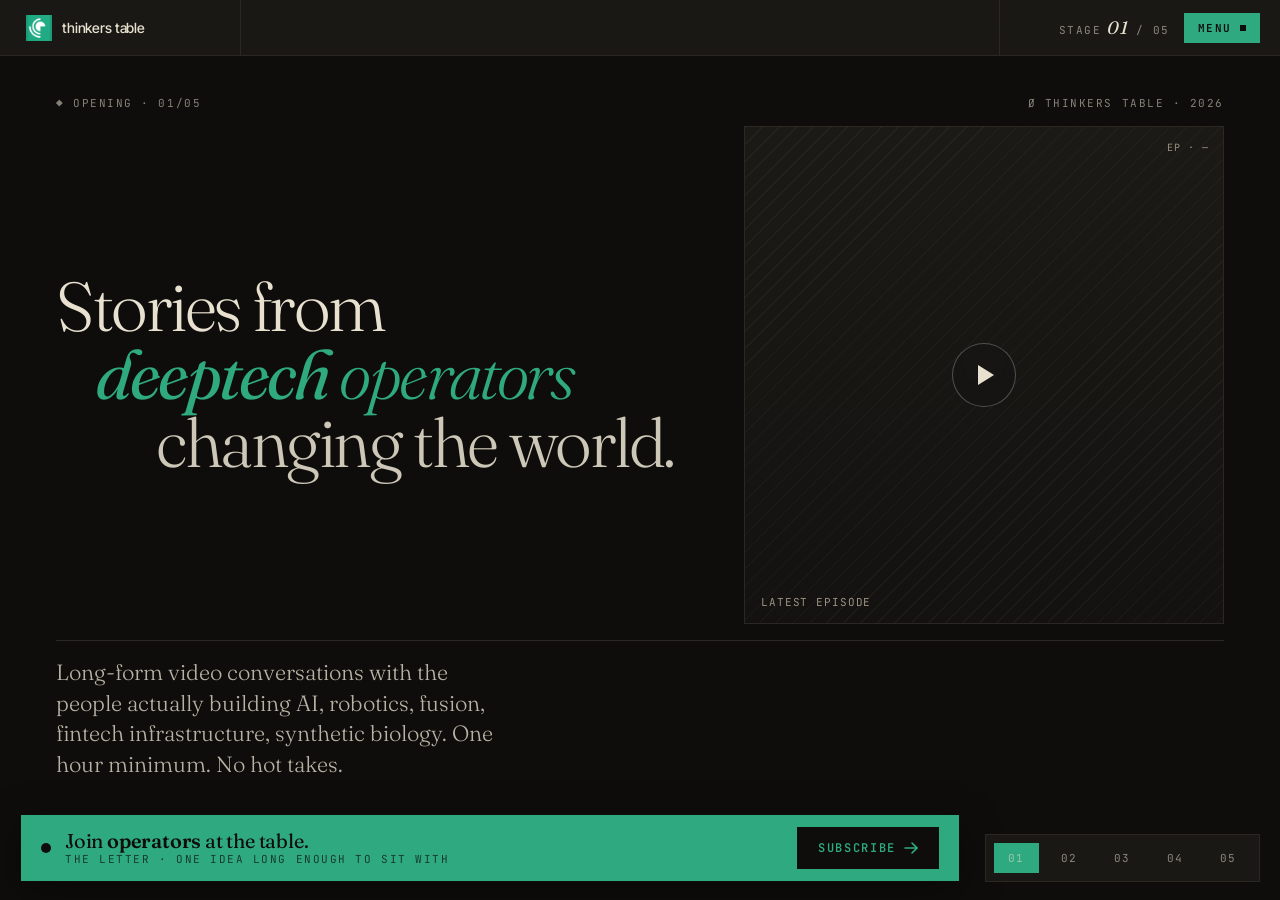
<file: index.html>
<!doctype html>
<html lang="en">
<head>
<meta charset="utf-8"/>
<meta name="viewport" content="width=device-width,initial-scale=1"/>
<title>Thinkers Table — Stories from the deeptech operators changing the world</title>
<meta name="description" content="Long-form video conversations with the people actually building AI, robotics, fusion, fintech infrastructure, synthetic biology. One hour minimum. No hot takes."/>

<meta property="og:title" content="Thinkers Table"/>
<meta property="og:description" content="Stories from the deeptech operators changing the world."/>
<meta property="og:type" content="website"/>
<meta property="og:image" content="images/og-image.jpg"/>

<link rel="icon" type="image/png" sizes="32x32" href="images/favicon-32.png"/>
<link rel="icon" type="image/png" sizes="512x512" href="images/favicon.png"/>
<link rel="apple-touch-icon" sizes="180x180" href="images/apple-touch-icon.png"/>

<link rel="preconnect" href="https://fonts.googleapis.com">
<link rel="preconnect" href="https://fonts.gstatic.com" crossorigin>
<link href="https://fonts.googleapis.com/css2?family=Fraunces:opsz,wght@9..144,300;9..144,400;9..144,500;9..144,600&family=Inter+Tight:wght@400;500;600&family=JetBrains+Mono:wght@400;500&display=swap" rel="stylesheet">
<link rel="stylesheet" href="css/styles.css"/>
</head>
<body class="tb-body">

<div class="tb-root">

  <!-- TOP BAR -->
  <header class="tb-top">
    <button class="tb-brand" id="brand-btn" aria-label="Open menu">
      <span class="tb-mark" aria-hidden="true">
        <img src="images/favicon.png" width="26" height="26" alt="" style="display:block;"/>
      </span>
      <span>thinkers table</span>
    </button>
    <div class="tb-ticker-strip" aria-hidden="true">
      <div class="tb-ticker-track" id="ticker-track"><span>◆ loading the latest…</span></div>
    </div>
    <div class="tb-right">
      <span class="tb-stage-pos">
        <span class="mono">STAGE</span>
        <span class="serif" id="stage-current">01</span>
        <span class="mono">/ <span id="stage-total">05</span></span>
      </span>
      <button class="tb-menu" id="menu-btn">MENU<span class="tb-menu-dot"></span></button>
    </div>
  </header>

  <!-- HORIZONTAL TRACK -->
  <div class="tb-track" id="track">

    <!-- STAGE 1 — OPENING -->
    <section class="stage stage-open" data-stage="0" id="stage-opening">
      <div class="stage-meta">
        <div class="mono-label">◆ Opening · 01/05</div>
        <div class="mono-label">Ø thinkers table · 2026</div>
      </div>
      <h1 class="stage-title stage-title-open">
        <span>Stories from</span>
        <span><span class="italic">deeptech</span> operators</span>
        <span>changing the world.</span>
      </h1>
      <div class="stage-sub">
        <p>Long-form video conversations with the people actually building AI, robotics, fusion, fintech infrastructure, synthetic biology. One hour minimum. No hot takes.</p>
      </div>
      <a class="stage-hero-media" id="hero-media"
         href="https://open.spotify.com/show/2NO20Xotti7YZObF6ZxBA7"
         target="_blank" rel="noopener noreferrer">
        <div class="tt-placeholder dark" id="hero-placeholder">
          <div class="tt-ph-corner" id="hero-corner">EP · —</div>
          <div class="tt-play"></div>
          <div class="tt-ph-label" id="hero-label">latest episode</div>
        </div>
      </a>
    </section>

    <!-- STAGE 2 — EPISODES -->
    <section class="stage stage-eps" data-stage="1" id="stage-episodes">
      <header class="stage-eps-head">
        <div>
          <div class="mono-label">◆ Stage 02 · The podcast</div>
          <h2 class="stage-h2">Conversations <span class="italic">on tape.</span></h2>
        </div>
        <div class="stage-eps-meta">
          <div><div class="mono-label">Latest</div><div id="meta-latest">—</div></div>
          <div><div class="mono-label">Cadence</div><div>Long-form</div></div>
          <div><div class="mono-label">Format</div><div>Video · audio</div></div>
        </div>
      </header>
      <div class="stage-eps-rail" id="eps-rail">
        <div class="ep-rail-loading mono-label">Loading episodes…</div>
      </div>
    </section>

    <!-- STAGE 3 — THE TABLE -->
    <section class="stage stage-table" data-stage="2" id="stage-table">
      <header class="stage-eps-head">
        <div>
          <div class="mono-label">◆ Stage 03 · The table</div>
          <h2 class="stage-h2">Dinners, padel, and <span class="italic">late conversations.</span></h2>
        </div>
        <div class="stage-eps-meta">
          <div><div class="mono-label">By</div><div>Recommendation</div></div>
          <div><div class="mono-label">Status</div><div>Coming soon</div></div>
        </div>
      </header>
      <div class="stage-table-rail">
        <article class="dinner-card dinner-coming">
          <div class="dinner-card-head">
            <span class="mono-label">#01 · dinner</span>
            <span class="mono-label">tba</span>
          </div>
          <div class="dinner-card-date">Soon</div>
          <div class="dinner-card-city">London</div>
          <div class="dinner-card-topic">Operators in deeptech, around one table.</div>
          <div class="dinner-card-rule"></div>
          <a class="serif-link" href="mailto:ved@vibecoderhouse.com?subject=Thinkers%20Table%20dinner%20—%20London">Request a seat →</a>
        </article>
        <article class="dinner-card dinner-coming">
          <div class="dinner-card-head">
            <span class="mono-label">#02 · padel</span>
            <span class="mono-label">2hrs</span>
          </div>
          <div class="dinner-card-date">Soon</div>
          <div class="dinner-card-city">Shoreditch</div>
          <div class="dinner-card-topic">Four operators, one court, no agenda.</div>
          <div class="dinner-card-rule"></div>
          <a class="serif-link" href="mailto:ved@vibecoderhouse.com?subject=Thinkers%20Table%20padel">Put me down →</a>
        </article>
        <article class="dinner-card dinner-coming">
          <div class="dinner-card-head">
            <span class="mono-label">#03 · salon</span>
            <span class="mono-label">tba</span>
          </div>
          <div class="dinner-card-date">Soon</div>
          <div class="dinner-card-city">TBA</div>
          <div class="dinner-card-topic">Late conversations, off the record.</div>
          <div class="dinner-card-rule"></div>
          <a class="serif-link" href="mailto:ved@vibecoderhouse.com?subject=Thinkers%20Table%20salon">Get on the list →</a>
        </article>
      </div>
    </section>

    <!-- STAGE 4 — LETTER -->
    <section class="stage stage-letter" data-stage="3" id="stage-letter">
      <div class="stage-letter-inner">
        <div class="mono-label">◆ Stage 04 · The letter</div>
        <h2 class="stage-letter-title">
          One long passage from<br/>
          the week's <span class="italic">conversation.</span>
        </h2>
        <p class="stage-letter-lede">Nothing about the news. Just one idea, long enough to sit with.</p>

        <div class="beehiiv-embed-wrap">
          <iframe
            src="https://subscribe-forms.beehiiv.com/v3/forms/a94dc9aa-fddc-4f8d-a15b-1e44ead5526a"
            width="100%"
            height="380"
            frameborder="0"
            scrolling="no"></iframe>
        </div>

        <div class="letter-preview">
          <div class="mono-label">— from a recent passage —</div>
          <blockquote id="letter-quote">"The order book is the most honest conversation in finance."</blockquote>
          <cite id="letter-cite">From the conversations</cite>
        </div>
      </div>
    </section>

    <!-- STAGE 5 — ABOUT -->
    <section class="stage stage-about" data-stage="4" id="stage-about">
      <header class="stage-eps-head">
        <div>
          <div class="mono-label">◆ Stage 05 · About</div>
          <h2 class="stage-h2">Why we <span class="italic">set</span> the table.</h2>
        </div>
      </header>
      <div class="about-grid">
        <article class="about-pillar">
          <div class="mono-label">— 01</div>
          <h3>Operators, not pundits.</h3>
          <p>Every guest has shipped something hard. We skip the thesis tour and get into the craft — the decisions, the dead ends, the un-sexy middle.</p>
        </article>
        <article class="about-pillar">
          <div class="mono-label">— 02</div>
          <h3>The long conversation.</h3>
          <p>No hot takes. One hour minimum, often longer. Space for nuance, for being wrong out loud, for the second-order thought.</p>
        </article>
        <article class="about-pillar">
          <div class="mono-label">— 03</div>
          <h3>A real table.</h3>
          <p>The podcast is the public record. The dinners, padel games and salons are where the community actually forms.</p>
        </article>
      </div>
      <footer class="tb-footer">
        <div class="tb-footer-brand">
          <span class="tb-mark" aria-hidden="true">
            <svg width="40" height="40" viewBox="0 0 40 40" fill="none">
              <path d="M8 22 A12 12 0 0 1 32 22" stroke="currentColor" stroke-width="2.4" fill="none" stroke-linecap="round"/>
              <path d="M14 24 A6 6 0 0 1 26 24" stroke="currentColor" stroke-width="2.4" fill="none" stroke-linecap="round"/>
              <path d="M5 30 L35 30" stroke="currentColor" stroke-width="2" stroke-linecap="round"/>
              <path d="M10 30 L9 36" stroke="currentColor" stroke-width="2" stroke-linecap="round"/>
              <path d="M30 30 L31 36" stroke="currentColor" stroke-width="2" stroke-linecap="round"/>
            </svg>
          </span>
          <div>
            <div class="tb-footer-name">thinkers table</div>
            <div class="mono-label">est. 2024 · london</div>
          </div>
        </div>
        <div class="tb-footer-links">
          <a href="https://www.youtube.com/@ThinkersTable" target="_blank" rel="noopener noreferrer">YouTube</a>
          <a href="https://open.spotify.com/show/2NO20Xotti7YZObF6ZxBA7" target="_blank" rel="noopener noreferrer">Spotify</a>
          <a href="https://podcasts.apple.com/gb/podcast/thinkers-table/id1618069943" target="_blank" rel="noopener noreferrer">Apple</a>
          <a href="https://www.linkedin.com/in/vedluhana" target="_blank" rel="noopener noreferrer">LinkedIn</a>
          <a href="mailto:ved@vibecoderhouse.com?subject=Press%20—%20Thinkers%20Table">Press</a>
          <a href="mailto:ved@vibecoderhouse.com?subject=Pitch%20a%20guest%20—%20Thinkers%20Table">Pitch a guest</a>
        </div>
        <div class="mono-label tb-footer-legal">© 2026 · set in JetBrains Mono &amp; Fraunces</div>
      </footer>
    </section>

  </div>

  <!-- MEGA MENU -->
  <div class="tb-mega" id="mega">
    <div class="tb-mega-bg" id="mega-bg"></div>
    <div class="tb-mega-panel">
      <div class="tb-mega-head">
        <div class="mono-label">Index · vol. I</div>
        <button id="mega-close" class="mono-label tb-mega-close">ESC · close</button>
      </div>
      <div class="tb-mega-grid">
        <button class="tb-mega-item" data-goto="0">
          <span class="mono-label">01</span>
          <span class="tb-mega-title">Opening</span>
          <span class="tb-mega-sub">Manifesto</span>
          <span class="tb-mega-arrow">→</span>
        </button>
        <button class="tb-mega-item" data-goto="1">
          <span class="mono-label">02</span>
          <span class="tb-mega-title">Episodes</span>
          <span class="tb-mega-sub">Conversations on tape</span>
          <span class="tb-mega-arrow">→</span>
        </button>
        <button class="tb-mega-item" data-goto="2">
          <span class="mono-label">03</span>
          <span class="tb-mega-title">The Table</span>
          <span class="tb-mega-sub">Dinners · padel · salons</span>
          <span class="tb-mega-arrow">→</span>
        </button>
        <button class="tb-mega-item" data-goto="3">
          <span class="mono-label">04</span>
          <span class="tb-mega-title">The Letter</span>
          <span class="tb-mega-sub">A passage, every week or so</span>
          <span class="tb-mega-arrow">→</span>
        </button>
        <button class="tb-mega-item" data-goto="4">
          <span class="mono-label">05</span>
          <span class="tb-mega-title">About</span>
          <span class="tb-mega-sub">The operators behind the mic</span>
          <span class="tb-mega-arrow">→</span>
        </button>
      </div>
      <div class="tb-mega-foot">
        <div><div class="mono-label">Listen</div><div>YouTube · Spotify · Apple</div></div>
        <div><div class="mono-label">Follow</div><div>LinkedIn</div></div>
        <div><div class="mono-label">Stay in touch</div><div>ved@vibecoderhouse.com</div></div>
      </div>
    </div>
  </div>

  <!-- BOTTOM STAGE RAIL -->
  <div class="tb-stage-rail" id="stage-rail">
    <button data-goto="0" class="on"><span class="mono">01</span></button>
    <button data-goto="1"><span class="mono">02</span></button>
    <button data-goto="2"><span class="mono">03</span></button>
    <button data-goto="3"><span class="mono">04</span></button>
    <button data-goto="4"><span class="mono">05</span></button>
  </div>

  <!-- PERSISTENT EMAIL CTA -->
  <div class="tb-cta-bar" id="cta-bar">
    <div class="tb-cta-left">
      <span class="tb-cta-pulse"></span>
      <div>
        <div class="tb-cta-title">Join <b>operators</b> at the table.</div>
        <div class="mono-label">The letter · one idea long enough to sit with</div>
      </div>
    </div>
    <a class="tb-cta-form-link" href="#stage-letter" id="cta-jump">
      <span>Subscribe</span>
      <svg width="14" height="14" viewBox="0 0 14 14"><path d="M1 7h12M8 2l5 5-5 5" stroke="currentColor" stroke-width="1.6" fill="none" stroke-linecap="round"/></svg>
    </a>
  </div>


</div>

<script src="js/main.js"></script>
</body>
</html>
</file>
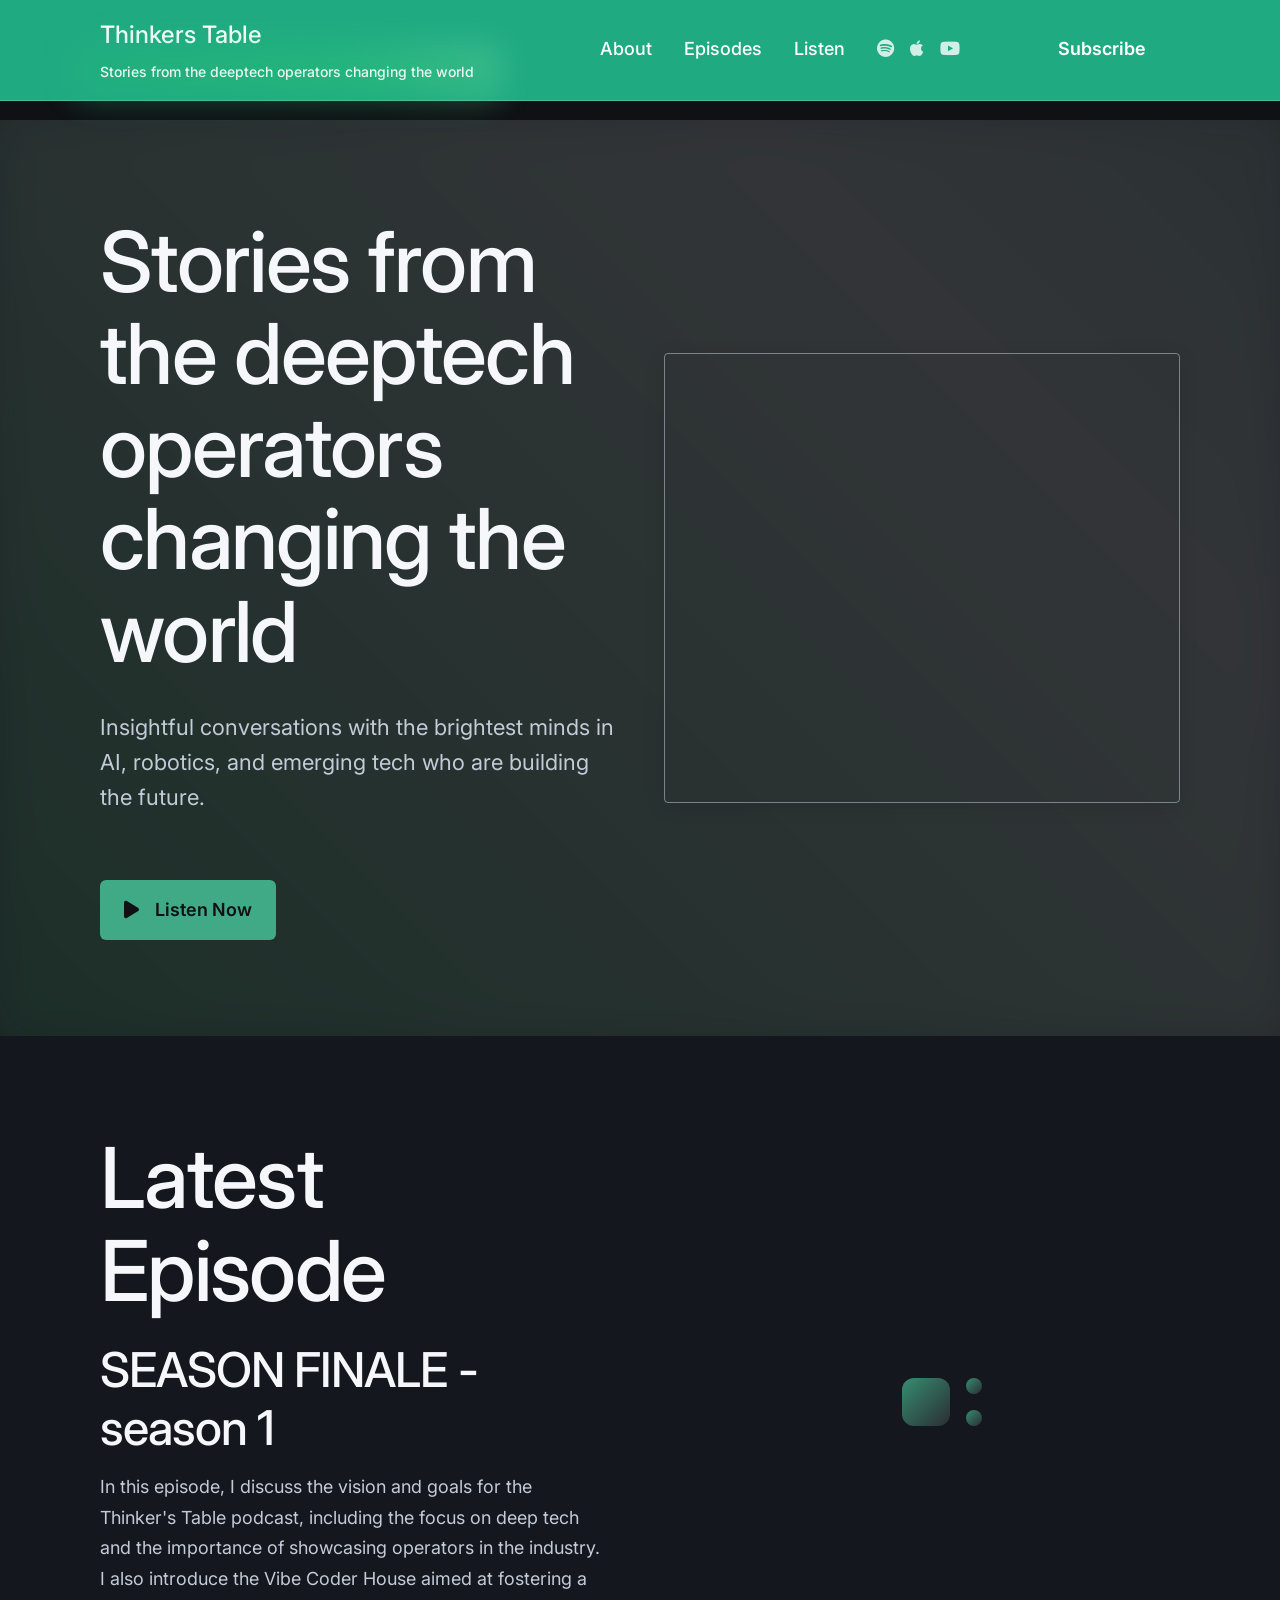
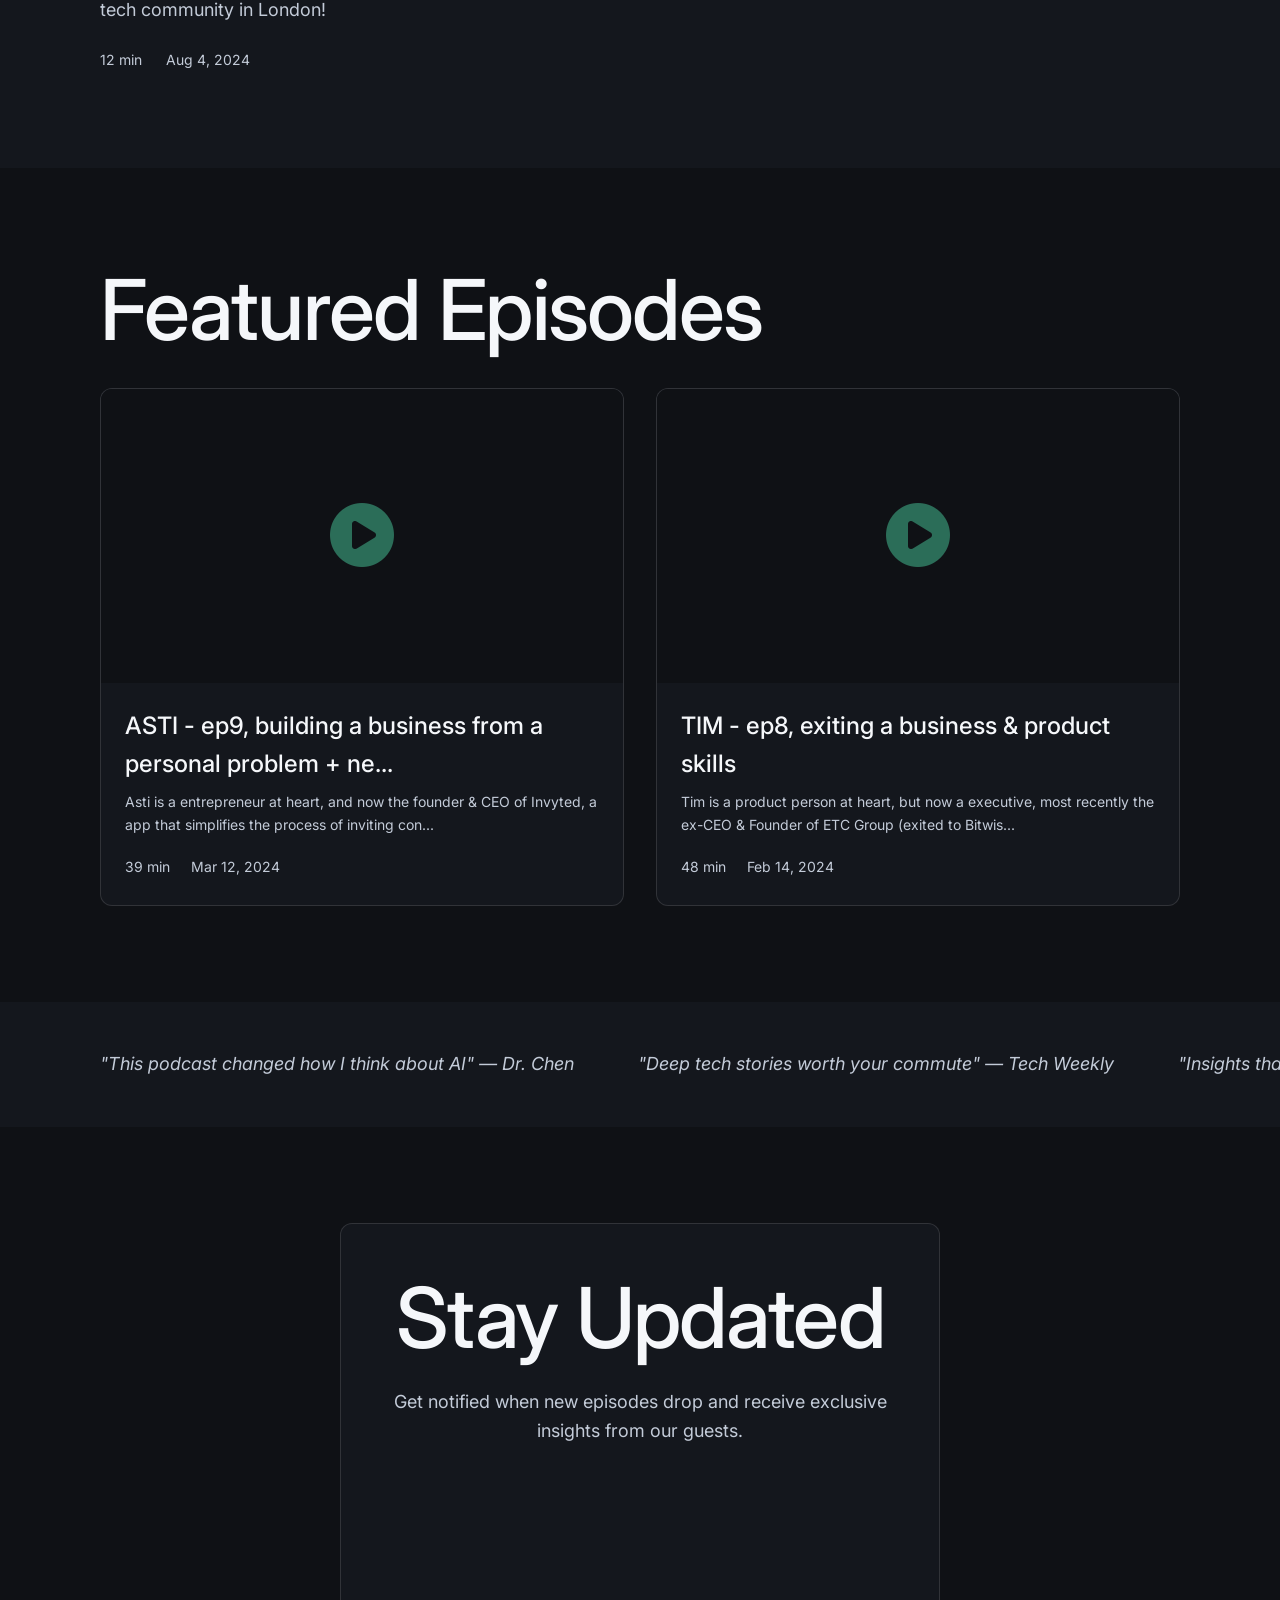
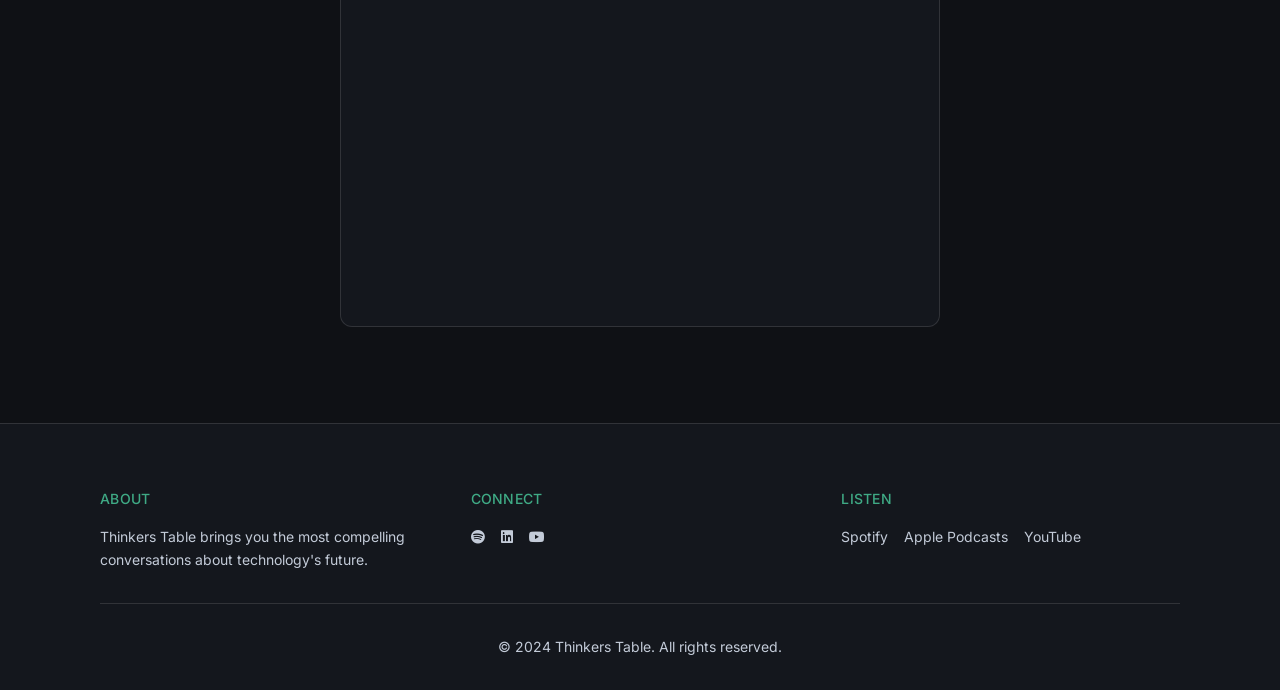
<file: legacy.html>
<!DOCTYPE html>
<html lang="en">
<head>
    <meta charset="UTF-8">
    <meta name="viewport" content="width=device-width, initial-scale=1.0">
    <title>Thinkers Table - Podcast Homepage</title>
    <meta name="description" content="Stories from the deeptech operators changing the world. Listen to insightful conversations about the future of technology.">
    
    <!-- Open Graph -->
    <meta property="og:title" content="Thinkers Table - Podcast Homepage">
    <meta property="og:description" content="Stories from the deeptech operators changing the world. Listen to insightful conversations about the future of technology.">
    <meta property="og:type" content="website">
    <meta property="og:image" content="images/og-image.jpg">

    <link rel="icon" type="image/png" sizes="32x32" href="images/favicon-32.png">
    <link rel="icon" type="image/png" sizes="512x512" href="images/favicon.png">
    <link rel="apple-touch-icon" sizes="180x180" href="images/apple-touch-icon.png">

    <!-- Preload fonts -->
    <link rel="preload" href="https://fonts.googleapis.com/css2?family=Inter:wght@400;500;600;700&display=swap" as="style">
    <link rel="preload" href="https://fonts.googleapis.com/css2?family=Inter:wght@400;500;600;700&display=swap" as="style">
    
    <!-- Fonts -->
    <link href="https://fonts.googleapis.com/css2?family=Inter:wght@400;500;600;700&display=swap" rel="stylesheet">
    
    <!-- Icons -->
    <link rel="stylesheet" href="https://cdnjs.cloudflare.com/ajax/libs/font-awesome/6.0.0/css/all.min.css">
    
    <!-- Styles -->
    <link rel="stylesheet" href="css/legacy.css">
    
    <!-- Beehiiv integration -->
    <script async src="https://subscribe-forms.beehiiv.com/embed.js"></script>
</head>
<body>

    <!-- HEADER -->
    <header class="header" id="header">
        <div class="container">
            <div class="header-content">
                <div class="wordmark">
                    <h1 class="logo">Thinkers Table</h1>
                    <p class="tagline">Stories from the deeptech operators changing the world</p>
                </div>
                <nav class="nav">
                    <a href="#about" class="nav-link">About</a>
                    <a href="#episodes" class="nav-link">Episodes</a>
                    <a href="#listen" class="nav-link">Listen</a>
                    <div class="nav-icons">
                        <a href="https://open.spotify.com/show/2NO20Xotti7YZObF6ZxBA7" class="icon-link" target="_blank" rel="noopener noreferrer"><i class="fab fa-spotify"></i></a>
                        <a href="https://podcasts.apple.com/gb/podcast/thinkers-table/id1618069943" class="icon-link" target="_blank" rel="noopener noreferrer"><i class="fab fa-apple"></i></a>
                        <a href="https://www.youtube.com/@ThinkersTable" class="icon-link" target="_blank" rel="noopener noreferrer"><i class="fab fa-youtube"></i></a>
                    </div>
                    <div class="header-cta">
                        <button class="subscribe-button">Subscribe</button>
                    </div>
                </nav>
            </div>
            <div class="header-underline"></div>
        </div>
    </header>

    <!-- HERO -->
    <section class="hero" id="hero">
        <div class="container">
            <div class="hero-content">
                <div class="hero-text">
                    <h2 class="hero-headline">
                        <span class="headline-word">Stories</span>
                        <span class="headline-word">from</span>
                        <span class="headline-word">the</span>
                        <span class="headline-word">deeptech</span>
                        <span class="headline-word">operators</span>
                        <span class="headline-word">changing</span>
                        <span class="headline-word">the</span>
                        <span class="headline-word">world</span>
                    </h2>
                    <p class="hero-dek">
                        Insightful conversations with the brightest minds in AI, robotics, and emerging tech who are building the future.
                    </p>
                    <div class="hero-cta">
                        <a href="https://open.spotify.com/show/2NO20Xotti7YZObF6ZxBA7" class="play-button" target="_blank" rel="noopener noreferrer">
                            <i class="fas fa-play"></i>
                            <span>Listen Now</span>
                        </a>
                    </div>
                </div>
                <div class="hero-chatbot" id="chatbot-container">
                    <!-- Chatbot will be embedded here -->
                    <div style="width: 100%; height: 450px; display: flex; justify-content: center; align-items: center;">
                        <iframe 
                            src="https://assistant.thehumbleai.com/public/566026f8-bfd7-4f66-81d7-9f5c494061d0"
                            width="100%"
                            height="450"
                            frameborder="0"
                            style="border: 1px solid #bfcbda88; border-radius: 4px;"
                            allow="microphone"
                            title="AI Chatbot">
                        </iframe>
                    </div>
                </div>
            </div>
        </div>
    </section>

    <!-- EPISODE PITCH -->
    <section class="episode-pitch" id="episodes">
        <div class="container">
            <div class="episode-content">
                <div class="episode-text">
                    <h3 class="section-title">Latest Episode</h3>
                    <h4 class="episode-title" id="latest-episode-title">Loading latest episode...</h4>
                    <p class="episode-blurb" id="latest-episode-description">
                        Loading episode description...
                    </p>
                    <div class="episode-meta">
                        <span class="episode-duration" id="latest-episode-duration">Loading...</span>
                        <span class="episode-date" id="latest-episode-date">Loading...</span>
                    </div>
                </div>
                <div class="episode-visual">
                    <div class="episode-collage">
                        <div class="collage-item"></div>
                        <div class="collage-item"></div>
                        <div class="collage-item"></div>
                    </div>
                </div>
            </div>
        </div>
    </section>

    <!-- FEATURED VIDEOS -->
    <section class="featured-videos" id="featured-videos">
        <div class="container">
            <h3 class="section-title">Featured Episodes</h3>
            <div class="videos-grid" id="featured-episodes-grid">
                <div class="loading-placeholder" style="text-align: center; padding: var(--space-8); color: var(--color-muted);">
                    Loading featured episodes...
                </div>
            </div>
        </div>
    </section>

    <!-- QUOTES STRIP -->
    <section class="quotes-strip">
        <div class="container">
            <div class="quotes-marquee">
                <div class="quotes-track">
                    <div class="quote-item">"This podcast changed how I think about AI" — Dr. Chen</div>
                    <div class="quote-item">"Deep tech stories worth your commute" — Tech Weekly</div>
                    <div class="quote-item">"Insights that actually matter" — Startup Founder</div>
                    <div class="quote-item">"The future of tech journalism" — Innovation Review</div>
                    <div class="quote-item">"This podcast changed how I think about AI" — Dr. Chen</div>
                    <div class="quote-item">"Deep tech stories worth your commute" — Tech Weekly</div>
                    <div class="quote-item">"Insights that actually matter" — Startup Founder</div>
                    <div class="quote-item">"The future of tech journalism" — Innovation Review</div>
                </div>
            </div>
        </div>
    </section>

    <!-- CTA SIGNUP -->
    <section class="cta-signup">
        <div class="container">
            <div class="signup-card">
                <h3 class="section-title">Stay Updated</h3>
                <p class="signup-text">Get notified when new episodes drop and receive exclusive insights from our guests.</p>
                <!-- Beehiiv subscription form - trying direct form approach -->
                <div class="beehiiv-form-container">
                    <!-- Debug info -->
                    <div id="debug-info" style="color: var(--color-muted); font-size: var(--size-small); margin-bottom: var(--space-4);">
                        Loading subscription form...
                    </div>
                    
                    <!-- Try iframe approach first -->
                    <iframe 
                        id="beehiiv-iframe"
                        src="https://subscribe-forms.beehiiv.com/746e766f-5bdd-4d84-af7e-24b32dc99f95" 
                        class="beehiiv-embed" 
                        data-test-id="beehiiv-embed" 
                        frameborder="0" 
                        scrolling="no" 
                        style="width: 100%; max-width: 500px; height: 400px; margin: 0; border-radius: 8px; background-color: var(--color-bg); display: block; border: 1px solid var(--color-border);"
                        onload="console.log('Beehiiv iframe loaded successfully'); document.getElementById('debug-info').style.display='none';"
                        onerror="console.error('Beehiiv iframe failed to load'); document.getElementById('debug-info').innerHTML='Iframe failed - trying alternative...'; setTimeout(showAlternativeForm, 1000);"
                        title="Newsletter Subscription Form">
                    </iframe>
                    
                    <!-- Alternative form if iframe fails -->
                    <div id="alternative-form" style="display: none;">
                        <form class="signup-form" id="signup-form" action="https://api.beehiiv.com/v2/publications/pub_5a50ab3c-edf1-4d9a-9ba3-e23008cc5d3f/subscriptions" method="POST" target="_blank">
                            <div class="form-group">
                                <input type="email" id="email" name="email" placeholder="Enter your email address" required class="email-input">
                                <input type="hidden" name="publication_id" value="pub_5a50ab3c-edf1-4d9a-9ba3-e23008cc5d3f">
                                <input type="hidden" name="utm_source" value="podcast_website">
                                <input type="hidden" name="utm_medium" value="web">
                                <input type="hidden" name="utm_campaign" value="homepage_signup">
                                <button type="submit" class="signup-button">Subscribe to Newsletter</button>
                            </div>
                        </form>
                        <p style="color: var(--color-muted); font-size: var(--size-small); margin-top: var(--space-4);">
                            This will open beehiiv's signup page in a new tab.
                        </p>
                    </div>
                    
                    <!-- Fallback content if JavaScript is disabled -->
                    <noscript>
                        <p style="color: var(--color-muted); margin-top: var(--space-4);">
                            Please enable JavaScript to use the subscription form, or 
                            <a href="mailto:hello@thinkerstable.com?subject=Newsletter Subscription" style="color: var(--color-accent);">email us directly</a>.
                        </p>
                    </noscript>
                </div>
            </div>
        </div>
    </section>

    <!-- FOOTER -->
    <footer class="footer">
        <div class="container">
            <div class="footer-content">
                <div class="footer-section">
                    <h4 class="footer-label">About</h4>
                    <p>Thinkers Table brings you the most compelling conversations about technology's future.</p>
                </div>
                <div class="footer-section">
                    <h4 class="footer-label">Connect</h4>
                    <div class="social-links">
                        <a href="https://open.spotify.com/show/2NO20Xotti7YZObF6ZxBA7" class="social-link" target="_blank" rel="noopener noreferrer"><i class="fab fa-spotify"></i></a>
                        <a href="https://www.linkedin.com/in/vedluhana" class="social-link" target="_blank" rel="noopener noreferrer"><i class="fab fa-linkedin"></i></a>
                        <a href="https://www.youtube.com/@ThinkersTable" class="social-link" target="_blank" rel="noopener noreferrer"><i class="fab fa-youtube"></i></a>
                    </div>
                </div>
                <div class="footer-section">
                    <h4 class="footer-label">Listen</h4>
                    <div class="platform-links">
                        <a href="https://open.spotify.com/show/2NO20Xotti7YZObF6ZxBA7" class="platform-link" target="_blank" rel="noopener noreferrer">Spotify</a>
                        <a href="https://podcasts.apple.com/gb/podcast/thinkers-table/id1618069943" class="platform-link" target="_blank" rel="noopener noreferrer">Apple Podcasts</a>
                        <a href="https://www.youtube.com/@ThinkersTable" class="platform-link" target="_blank" rel="noopener noreferrer">YouTube</a>
                    </div>
                </div>
            </div>
            <div class="footer-bottom">
                <p>&copy; 2024 Thinkers Table. All rights reserved.</p>
            </div>
        </div>
    </footer>

    <!-- Scripts -->
    <script src="js/legacy.js"></script>
</body>
</html>
</file>
<file: css/styles.css>
/* Thinkers Table — The Ticker
   Cinematic near-black, horizontal stages, mono + serif. */

:root {
  --tb-accent: #2fa980;
  --tb-accent-soft: #5fbf94;
  --tb-accent-deep: #1e7a5c;
  --night: #0e0d0b;
  --night-2: #1a1815;
  --night-3: #2b2823;
  --parchment: #e8e1cf;
  --serif: 'Fraunces', Georgia, serif;
  --sans: 'Inter Tight', 'Helvetica Neue', Arial, sans-serif;
  --mono: 'JetBrains Mono', ui-monospace, monospace;
}

* { box-sizing: border-box; }
html, body { margin: 0; padding: 0; }
body.tb-body {
  background: var(--night);
  color: var(--parchment);
  font-family: var(--sans);
  -webkit-font-smoothing: antialiased;
  text-rendering: optimizeLegibility;
  overflow: hidden;
}
img { max-width: 100%; display: block; }
a { color: inherit; }


.tb-root {
  height: 100vh; width: 100vw;
  display: flex; flex-direction: column;
  overflow: hidden;
}

/* ---- Striped placeholder (for video slots) ---- */
.tt-placeholder {
  position: relative;
  background:
    repeating-linear-gradient(135deg,
      rgba(255,255,255,0.04) 0 1px,
      transparent 1px 12px),
    linear-gradient(180deg, #1c1a16 0%, #141210 100%);
  color: #9a9282;
  font-family: var(--mono);
  font-size: 11px;
  letter-spacing: 0.08em;
  text-transform: uppercase;
  overflow: hidden;
  width: 100%; height: 100%;
}
.tt-placeholder.has-cover { background: var(--night-2); }
.tt-placeholder .tt-ph-label {
  position: absolute; inset: 0;
  display: flex; align-items: flex-end; justify-content: flex-start;
  padding: 14px 16px;
  z-index: 2;
}
.tt-placeholder .tt-ph-corner {
  position: absolute; top: 14px; right: 14px;
  font-family: var(--mono); font-size: 10px; letter-spacing: 0.1em;
  z-index: 2;
}
.tt-placeholder img.tt-cover {
  position: absolute; inset: 0; width: 100%; height: 100%;
  object-fit: cover;
  filter: brightness(0.55) contrast(1.05);
  z-index: 0;
}
.tt-play {
  position: absolute; top: 50%; left: 50%; transform: translate(-50%, -50%);
  width: 64px; height: 64px; border-radius: 999px;
  background: rgba(20,20,20,0.55); backdrop-filter: blur(6px);
  display: grid; place-items: center; color: var(--parchment);
  border: 1px solid rgba(255,255,255,0.25);
  z-index: 2;
}
.tt-play::before {
  content: ''; width: 0; height: 0;
  border-top: 10px solid transparent; border-bottom: 10px solid transparent;
  border-left: 16px solid currentColor; margin-left: 4px;
}


/* ---- Persistent email CTA bar ---- */
.tb-cta-bar {
  position: fixed; left: 20px; right: 320px; bottom: 18px; z-index: 45;
  display: grid; grid-template-columns: 1fr auto; gap: 20px; align-items: center;
  padding: 12px 20px;
  background: var(--tb-accent);
  color: var(--night);
  border: 1px solid var(--night);
  box-shadow: 0 10px 40px rgba(0,0,0,0.4);
}
.tb-cta-left { display: flex; align-items: center; gap: 14px; min-width: 0; }
.tb-cta-pulse {
  width: 10px; height: 10px; border-radius: 999px; background: var(--night);
  animation: pulse 1.6s ease-in-out infinite; flex-shrink: 0;
}
.tb-cta-title {
  font-family: var(--serif); font-size: 20px; line-height: 1.1; letter-spacing: -0.01em;
  color: var(--night); font-weight: 400;
}
.tb-cta-title b { font-weight: 600; }
.tb-cta-bar .mono-label { color: rgba(14, 13, 11, 0.7); }
.tb-cta-form-link {
  display: inline-flex; align-items: center; gap: 8px;
  padding: 12px 20px; border: 1px solid var(--night); cursor: pointer;
  background: var(--night); color: var(--tb-accent);
  font-family: var(--mono); font-size: 12px; letter-spacing: 0.14em; text-transform: uppercase;
  text-decoration: none;
  transition: background 200ms, color 200ms;
  font-weight: 600;
}
.tb-cta-form-link:hover { background: var(--tb-accent-deep); color: var(--parchment); }

/* ---- Type helpers ---- */
.mono-label, .mono {
  font-family: var(--mono);
  font-size: 11px; letter-spacing: 0.14em; text-transform: uppercase;
  color: rgba(232, 225, 207, 0.55);
}
.italic { font-family: var(--serif); font-style: italic; font-weight: 400; }
.serif-link {
  font-family: var(--serif); font-style: italic; font-weight: 400;
  color: var(--parchment); text-decoration: none;
  border-bottom: 1px solid var(--tb-accent); padding-bottom: 2px;
}
.serif-link:hover { color: var(--tb-accent); }

/* ---- TOP BAR ---- */
.tb-top {
  position: relative; z-index: 40;
  display: grid; grid-template-columns: 220px 1fr 280px;
  align-items: center; height: 56px;
  background: var(--night-2); border-bottom: 1px solid var(--night-3);
  padding-left: 20px;
  flex-shrink: 0;
}
.tb-brand {
  display: inline-flex; align-items: center; gap: 10px;
  background: none; border: 0; color: var(--parchment); cursor: pointer;
  font-weight: 500; letter-spacing: -0.01em;
  font-family: var(--sans); font-size: 14px;
}
.tb-brand .tb-mark { color: var(--tb-accent); display: inline-flex; }
.tb-ticker-strip {
  height: 100%; overflow: hidden; position: relative;
  border-left: 1px solid var(--night-3); border-right: 1px solid var(--night-3);
}
.tb-ticker-track {
  white-space: nowrap; font-family: var(--mono);
  font-size: 12px; letter-spacing: 0.1em; color: var(--tb-accent);
  line-height: 56px; padding-left: 100%;
  animation: ticker 60s linear infinite;
}
@keyframes ticker { from { transform: translateX(0); } to { transform: translateX(-50%); } }

.tb-right { display: flex; justify-content: flex-end; align-items: center; gap: 14px; padding-right: 20px; }
.tb-stage-pos {
  display: inline-flex; align-items: baseline; gap: 6px;
  font-family: var(--mono); font-size: 12px;
  letter-spacing: 0.1em; color: var(--parchment);
}
.tb-stage-pos .serif { font-family: var(--serif); font-size: 18px; font-style: italic; }
.tb-menu {
  background: var(--tb-accent); color: var(--night); border: 0;
  padding: 8px 14px; cursor: pointer;
  font-family: var(--mono); font-size: 11px; letter-spacing: 0.14em;
  display: inline-flex; align-items: center; gap: 8px;
  font-weight: 600;
}
.tb-menu-dot { display: inline-block; width: 6px; height: 6px; background: var(--night); }

/* ---- HORIZONTAL TRACK ---- */
.tb-track {
  flex: 1; display: flex; overflow-x: auto; overflow-y: hidden;
  scroll-snap-type: x mandatory; scroll-behavior: smooth;
  scrollbar-width: none;
}
.tb-track::-webkit-scrollbar { display: none; }
.stage {
  flex: 0 0 100vw; height: 100%;
  position: relative; scroll-snap-align: start;
  overflow: hidden;
  padding: 40px 56px 90px;
  display: flex; flex-direction: column; gap: 20px;
}

/* ---- STAGE 1 — Opening ---- */
.stage-open {
  display: grid;
  grid-template-rows: auto minmax(0, 1fr) auto;
  grid-template-columns: 1.4fr 1fr;
  grid-template-areas:
    "meta meta"
    "title media"
    "sub sub";
  gap: 16px; padding-bottom: 120px;
  min-height: 0; height: 100%;
}
.stage-meta { grid-area: meta; display: flex; justify-content: space-between; }
.stage-title-open {
  grid-area: title;
  font-family: var(--serif); font-weight: 300;
  font-size: min(clamp(40px, 5.4vw, 92px), 14vh);
  line-height: 0.95; letter-spacing: -0.035em;
  margin: 0; color: var(--parchment);
  align-self: center;
  display: flex; flex-direction: column; gap: 2px;
  min-height: 0;
}
.stage-title-open span:nth-child(2) {
  color: var(--tb-accent); padding-left: 40px; font-style: italic;
}
.stage-title-open span:nth-child(3) {
  padding-left: 100px; font-weight: 300; color: rgba(232, 225, 207, 0.88);
}
.stage-hero-media {
  grid-area: media; position: relative;
  width: 100%; height: 100%; min-height: 0;
  transition: transform 300ms cubic-bezier(.2, .7, .2, 1);
  align-self: stretch;
  display: block; text-decoration: none;
  border: 1px solid var(--night-3);
}
.stage-sub {
  grid-area: sub;
  display: grid; grid-template-columns: 1.3fr 2fr; gap: 48px;
  padding-top: 16px; border-top: 1px solid var(--night-3);
  align-items: end;
}
.stage-sub p {
  font-family: var(--serif); font-weight: 300;
  font-size: 22px; line-height: 1.4;
  color: rgba(232,225,207,0.78);
  margin: 0; max-width: 480px;
}
.stage-counters { display: flex; gap: 40px; }
.counter-n {
  font-family: var(--serif); font-weight: 400; font-size: 48px;
  letter-spacing: -0.02em; color: var(--parchment); line-height: 1;
}
.counter-n span {
  font-size: 22px; color: var(--tb-accent); font-family: var(--mono);
}

@keyframes pulse { 0%, 100% { opacity: 1; transform: scale(1); } 50% { opacity: 0.4; transform: scale(1.3); } }

/* ---- STAGE HEAD (shared) ---- */
.stage-eps-head {
  display: grid; grid-template-columns: 1.4fr 1fr; gap: 48px;
  align-items: end;
  padding-bottom: 28px; border-bottom: 1px solid var(--night-3);
}
.stage-h2 {
  font-family: var(--serif); font-weight: 400;
  font-size: clamp(48px, 7vw, 100px); line-height: 0.95; letter-spacing: -0.025em;
  margin: 12px 0 0; color: var(--parchment);
}
.stage-h2 .italic { color: var(--tb-accent); }
.stage-eps-meta { display: flex; gap: 40px; justify-content: flex-end; }
.stage-eps-meta > div { display: flex; flex-direction: column; gap: 6px; }
.stage-eps-meta > div > div:nth-child(2) {
  font-family: var(--serif); font-size: 20px; font-style: italic;
}

/* ---- STAGE 2 — Episodes rail ---- */
.stage-eps { gap: 32px; }
.stage-eps-rail {
  display: flex; flex-direction: column; gap: 12px; overflow-y: auto; overflow-x: hidden;
  padding: 8px 0 40px;
  flex: 1; min-height: 0; width: 100%;
  scrollbar-width: none;
}
.stage-eps-rail::-webkit-scrollbar { display: none; }
.ep-rail-loading {
  display: grid; place-items: center;
  color: var(--tb-accent);
}
.ep-tile {
  flex: 0 0 auto; width: 100%; max-width: 100%; overflow: hidden;
  display: flex; flex-direction: row;
  background: var(--night-2);
  border: 1px solid var(--night-3);
  transition: transform 250ms cubic-bezier(.2,.7,.2,1), border-color 250ms, box-shadow 250ms;
  text-decoration: none; color: inherit;
  cursor: pointer;
}
.ep-tile:hover {
  transform: translateX(6px);
  border-color: var(--tb-accent);
  box-shadow: -6px 0 0 0 var(--tb-accent);
}
.ep-tile-media {
  position: relative; width: 220px; height: 130px; flex-shrink: 0; overflow: hidden;
  border-right: 1px solid var(--night-3);
}
.ep-tile-overlay {
  position: absolute; inset: 0; padding: 14px;
  display: flex; flex-direction: column; justify-content: space-between;
  background: linear-gradient(180deg, transparent 0%, transparent 55%, rgba(0,0,0,0.6) 100%);
  opacity: 0; transition: opacity 250ms;
  z-index: 3;
}
.ep-tile:hover .ep-tile-overlay { opacity: 1; }
.ep-tile-play {
  align-self: flex-end;
  display: inline-flex; align-items: center; gap: 8px;
  padding: 8px 12px; background: var(--tb-accent); color: var(--night);
  font-family: var(--mono); font-size: 10px; letter-spacing: 0.14em;
  font-weight: 600;
}
.ep-tile-body { padding: 18px 20px 22px; display: flex; flex-direction: column; gap: 8px; flex: 1; min-width: 0; }
.ep-tile-topline { display: flex; justify-content: space-between; }
.ep-tile-guest {
  font-family: var(--serif); font-weight: 400; font-size: 22px;
  letter-spacing: -0.015em; line-height: 1.1;
  margin: 4px 0 0; color: var(--parchment);
}
.ep-tile-pull {
  font-family: var(--serif); font-style: italic; font-weight: 300;
  font-size: 15px; color: rgba(232,225,207,0.78);
  line-height: 1.35; margin: 6px 0 0;
  display: -webkit-box; -webkit-line-clamp: 2; -webkit-box-orient: vertical;
  overflow: hidden;
}
.ep-tile-meta {
  display: flex; gap: 12px; margin-top: auto; padding-top: 14px;
  border-top: 1px dashed var(--night-3);
}
.ep-tile-meta span {
  font-family: var(--mono); font-size: 10px; letter-spacing: 0.1em;
  text-transform: uppercase; color: rgba(232,225,207,0.55);
}
.ep-rail-end {
  display: flex; flex-direction: column; justify-content: center;
  gap: 16px; padding: 24px 20px; border-top: 1px dashed var(--night-3);
}

/* ---- STAGE 3 — Table ---- */
.stage-table { gap: 32px; }
.stage-table-rail {
  display: flex; gap: 20px; overflow-x: auto;
  padding: 8px 0 40px; flex: 1; scrollbar-width: none;
}
.stage-table-rail::-webkit-scrollbar { display: none; }
.dinner-card {
  flex: 0 0 300px;
  display: flex; flex-direction: column; gap: 10px;
  padding: 24px;
  background: var(--night-2);
  border: 1px solid var(--night-3);
  transition: border-color 250ms, transform 250ms, box-shadow 250ms;
}
.dinner-card:hover {
  border-color: var(--tb-accent);
  transform: translateY(-4px);
  box-shadow: 0 8px 0 -4px var(--tb-accent);
}
.dinner-card-head { display: flex; justify-content: space-between; }
.dinner-card-date {
  font-family: var(--serif); font-size: 28px; margin-top: 8px; color: var(--tb-accent);
}
.dinner-card-city {
  font-family: var(--serif); font-size: 56px; font-weight: 400;
  line-height: 0.95; letter-spacing: -0.025em; margin: 0;
}
.dinner-card-topic {
  font-family: var(--serif); font-style: italic; font-size: 18px;
  color: rgba(232,225,207,0.78);
}
.dinner-card-rule { height: 1px; background: var(--night-3); margin-top: auto; }
.dinner-coming { background: linear-gradient(160deg, #1a1815 0%, #1a2a24 100%); border-color: rgba(47,169,128,0.3); }
.dinner-coming .dinner-card-date { color: var(--tb-accent-soft); }

/* ---- STAGE 4 — Letter ---- */
.stage-letter { justify-content: flex-start; align-items: center; overflow-y: auto; padding-top: 48px; }
.stage-letter-inner {
  max-width: 900px; width: 100%;
  display: flex; flex-direction: column; gap: 16px; align-items: flex-start;
  padding-bottom: 40px;
}
.stage-letter-title {
  font-family: var(--serif); font-weight: 400;
  font-size: clamp(52px, 7vw, 104px); line-height: 0.95; letter-spacing: -0.025em;
  margin: 8px 0 0;
}
.stage-letter-title .italic { color: var(--tb-accent); }
.stage-letter-lede {
  font-family: var(--serif); font-size: 22px; font-weight: 300;
  color: rgba(232,225,207,0.78);
  max-width: 560px; margin: 4px 0 0; line-height: 1.4;
}
.letter-form-wrap {
  width: 100%; max-width: 720px; margin-top: 16px;
  display: flex; flex-direction: column; gap: 10px;
}
.beehiiv-embed-wrap {
  width: 100%; margin-top: 8px;
}
.beehiiv-embed-wrap iframe {
  display: block; width: 100%; border: none;
}
.letter-form-row {
  display: flex; align-items: stretch;
  border: 1px solid var(--night-3);
  background: var(--night-2);
  margin: 0; padding: 0;
}
.letter-form-row input[type="email"] {
  flex: 1; min-width: 0;
  background: transparent; border: 0; outline: 0;
  color: var(--parchment);
  padding: 20px 24px;
  font-family: var(--serif); font-size: 20px; font-weight: 400;
  border-radius: 0;
}
.letter-form-row input[type="email"]::placeholder { color: rgba(232, 225, 207, 0.35); }
.letter-form-row button {
  display: inline-flex; align-items: center; gap: 10px;
  padding: 0 28px; border: 0; border-radius: 0;
  background: var(--tb-accent); color: var(--night);
  cursor: pointer;
  font-family: var(--mono); font-size: 12px; letter-spacing: 0.14em;
  text-transform: uppercase; font-weight: 600;
  white-space: nowrap;
  transition: background 200ms, color 200ms;
}
.letter-form-row button:hover { background: var(--tb-accent-deep); color: var(--parchment); }
.letter-form-row.is-sent button { background: var(--night-3); color: var(--tb-accent); }
.letter-form-meta { display: flex; gap: 12px; padding-top: 4px; }
.letter-preview {
  width: 100%; margin-top: 24px; padding: 32px;
  border: 1px solid var(--night-3); background: var(--night-2);
}
.letter-preview blockquote {
  font-family: var(--serif); font-weight: 300; font-style: italic;
  font-size: 26px; line-height: 1.35; letter-spacing: -0.01em;
  margin: 12px 0 14px;
}
.letter-preview cite {
  font-family: var(--mono); font-size: 11px; letter-spacing: 0.14em; text-transform: uppercase;
  font-style: normal; color: var(--tb-accent);
}

/* ---- STAGE 5 — About ---- */
.stage-about { padding-bottom: 90px; }
.about-grid {
  display: grid; grid-template-columns: repeat(3, 1fr); gap: 24px;
  margin-top: 32px;
}
.about-pillar {
  padding: 32px 28px; border: 1px solid var(--night-3); background: var(--night-2);
  display: flex; flex-direction: column; gap: 10px;
}
.about-pillar h3 {
  font-family: var(--serif); font-weight: 400;
  font-size: 32px; line-height: 1.05; letter-spacing: -0.015em; margin: 8px 0;
}
.about-pillar p {
  font-family: var(--serif); font-weight: 300; font-size: 18px; line-height: 1.4;
  color: rgba(232,225,207,0.78); margin: 0;
}
.tb-footer {
  margin-top: auto; padding: 28px 0 12px; display: grid;
  grid-template-columns: 1fr 2fr 1fr; gap: 24px; align-items: center;
  border-top: 1px solid var(--night-3);
}
.tb-footer-brand { display: flex; gap: 14px; align-items: center; }
.tb-footer-brand .tb-mark { color: var(--tb-accent); display: inline-flex; }
.tb-footer-name { font-family: var(--serif); font-size: 22px; letter-spacing: -0.01em; }
.tb-footer-links { display: flex; flex-wrap: wrap; gap: 16px; justify-content: center; }
.tb-footer-links a {
  color: var(--parchment); text-decoration: none;
  font-family: var(--mono); font-size: 12px; letter-spacing: 0.1em; text-transform: uppercase;
}
.tb-footer-links a:hover { color: var(--tb-accent); }
.tb-footer-legal { text-align: right; }

/* ---- MEGA MENU ---- */
.tb-mega { position: fixed; inset: 0; z-index: 60; pointer-events: none; }
.tb-mega.is-open { pointer-events: auto; }
.tb-mega-bg {
  position: absolute; inset: 0;
  background: rgba(10, 9, 7, 0.6); backdrop-filter: blur(8px);
  opacity: 0; transition: opacity 300ms;
}
.tb-mega.is-open .tb-mega-bg { opacity: 1; }
.tb-mega-panel {
  position: absolute; top: 0; right: 0; bottom: 0; width: 560px;
  background: var(--night-2); border-left: 1px solid var(--night-3);
  padding: 32px 36px;
  transform: translateX(100%); transition: transform 380ms cubic-bezier(.2,.7,.2,1);
  display: flex; flex-direction: column; gap: 24px;
}
.tb-mega.is-open .tb-mega-panel { transform: translateX(0); }
.tb-mega-head {
  display: flex; justify-content: space-between; align-items: center;
  padding-bottom: 16px; border-bottom: 1px solid var(--night-3);
}
.tb-mega-close {
  background: none; border: 1px solid var(--night-3); color: inherit;
  padding: 8px 12px; cursor: pointer;
}
.tb-mega-grid { display: flex; flex-direction: column; }
.tb-mega-item {
  display: grid; grid-template-columns: 40px 1fr auto;
  grid-template-rows: auto auto; row-gap: 4px; column-gap: 16px;
  align-items: center;
  background: none; border: 0; border-bottom: 1px solid var(--night-3);
  color: var(--parchment); text-align: left; cursor: pointer;
  padding: 20px 0;
  transition: padding 300ms, color 200ms;
}
.tb-mega-item:hover { padding-left: 10px; color: var(--tb-accent); }
.tb-mega-item .mono-label { grid-row: 1; }
.tb-mega-item .tb-mega-title {
  grid-row: 1; font-family: var(--serif); font-size: 36px;
  font-weight: 400; letter-spacing: -0.02em; line-height: 1;
}
.tb-mega-item .tb-mega-sub {
  grid-column: 2; grid-row: 2; font-family: var(--serif); font-style: italic;
  color: rgba(232,225,207,0.55); font-size: 16px;
}
.tb-mega-item .tb-mega-arrow { grid-row: 1 / span 2; font-size: 28px; }
.tb-mega-foot {
  margin-top: auto;
  display: grid; grid-template-columns: repeat(3, 1fr); gap: 16px;
  padding-top: 20px; border-top: 1px solid var(--night-3);
}
.tb-mega-foot > div > div:nth-child(2) {
  font-family: var(--serif); font-size: 15px; margin-top: 6px;
}

/* ---- Bottom stage rail ---- */
.tb-stage-rail {
  position: fixed; bottom: 18px; right: 20px; z-index: 56;
  display: flex; gap: 8px; padding: 8px;
  background: var(--night-2); border: 1px solid var(--night-3);
}
.tb-stage-rail button {
  padding: 8px 14px; background: transparent; border: 0;
  color: rgba(232,225,207,0.5);
  font-family: var(--mono); font-size: 11px; letter-spacing: 0.1em;
  cursor: pointer;
}
.tb-stage-rail button.on { background: var(--tb-accent); color: var(--night); }

/* ---- Mobile / small viewports ---- */
@media (max-width: 720px) {
  body.tb-body { overflow: auto; }
.tb-root { height: auto; }
  .tb-top { grid-template-columns: auto 1fr auto; padding-left: 12px; }
  .tb-top .tb-stage-pos { display: none; }
  .tb-track {
    flex-direction: column; overflow: visible;
    scroll-snap-type: none;
  }
  .stage {
    flex: 0 0 auto; height: auto;
    padding: 32px 20px 40px;
  }
  .stage-open {
    grid-template-columns: 1fr;
    grid-template-areas:
      "meta"
      "title"
      "media"
      "sub";
    padding-bottom: 40px;
  }
  .stage-title-open {
    font-size: clamp(36px, 9vw, 56px);
    align-self: start;
  }
  .stage-title-open span:nth-child(2) { padding-left: 16px; }
  .stage-title-open span:nth-child(3) { padding-left: 32px; }
  .stage-hero-media { aspect-ratio: 16/10; height: auto; }
  .stage-sub { grid-template-columns: 1fr; gap: 20px; }
  .stage-counters { gap: 24px; }
  .counter-n { font-size: 36px; }
  .stage-eps-head { grid-template-columns: 1fr; gap: 16px; }
  .stage-eps-meta { justify-content: flex-start; flex-wrap: wrap; gap: 20px; }
  .stage-h2 { font-size: clamp(40px, 9vw, 64px); }
  .stage-eps-rail, .stage-table-rail { padding-bottom: 20px; }
  .ep-tile-media { width: 140px; }
  .ep-tile-guest { font-size: 18px; }
  .dinner-card { flex: 0 0 240px; }
  .dinner-card-city { font-size: 40px; }
  .stage-letter-title { font-size: clamp(40px, 9vw, 64px); }
  .about-grid { grid-template-columns: 1fr; }
  .tb-footer { grid-template-columns: 1fr; text-align: left; }
  .tb-footer-links { justify-content: flex-start; }
  .tb-footer-legal { text-align: left; }
  .tb-cta-bar {
    left: 12px; right: 12px; bottom: 12px;
    grid-template-columns: 1fr;
    gap: 10px; padding: 10px 14px;
  }
  .tb-cta-title { font-size: 16px; }
  .tb-cta-form-link { padding: 10px 14px; justify-content: center; }
  .tb-stage-rail { display: none; }
  .tb-mega-panel { width: 100%; padding: 24px 20px; }
}

@media (prefers-reduced-motion: reduce) {
  .tb-ticker-track { animation: none; padding-left: 20px; }
  .tb-cta-pulse { animation: none; }
  .tb-track { scroll-behavior: auto; }
}
</file>
<file: css/legacy.css>
/* Design Tokens */
:root {
  --color-bg: #0F1115;
  --color-surface: #14171D;
  --color-text: #F5F7FA;
  --color-muted: #C3CBD8;
  --color-accent: #3FAA85;
  --color-border: rgba(255,255,255,0.12);
  
  --font-display: 'Inter', ui-sans-serif;
  --font-body: 'Inter', ui-sans-serif;
  
  --size-h1: clamp(44px, 7vw, 84px);
  --size-dek: clamp(18px, 2vw, 22px);
  --size-p: 18px;
  --size-small: 14px;
  
  --tracking-tight: -0.02em;
  --tracking-normal: 0;
  --tracking-wide: 0.02em;
  
  --space-2: 8px;
  --space-4: 16px;
  --space-6: 24px;
  --space-8: 32px;
  --space-12: 48px;
  --space-16: 64px;
  --space-20: 96px;
  
  --max-width: 1120px;
  --gutter: 20px;
  --column-count: 12;
  
  --radius-sm: 6px;
  --radius-md: 12px;
  
  --easing: cubic-bezier(0.2, 0.8, 0.2, 1);
}

/* Reset & Base */
* {
  margin: 0;
  padding: 0;
  box-sizing: border-box;
}

html {
  scroll-behavior: smooth;
}

body {
  font-family: var(--font-body);
  font-size: var(--size-p);
  line-height: 1.6;
  color: var(--color-text);
  background-color: var(--color-bg);
  -webkit-font-smoothing: antialiased;
  -moz-osx-font-smoothing: grayscale;
}

/* Container */
.container {
  max-width: var(--max-width);
  margin: 0 auto;
  padding: 0 var(--gutter);
}



/* Header CTA */
.header-cta {
  margin-left: var(--space-8);
}

.subscribe-button {
  background-color: #20aa82;
  color: #ffffff;
  border: 2px solid #20aa82;
  padding: var(--space-4) var(--space-8);
  border-radius: var(--radius-sm);
  font-family: var(--font-body);
  font-size: var(--size-p);
  font-weight: 600;
  cursor: pointer;
  transition: all 0.3s var(--easing);
}

.subscribe-button:hover {
  background-color: #1a8f6e;
  border-color: #1a8f6e;
  transform: translateY(-2px);
}

.subscribe-button:focus {
  outline: 2px solid #ffffff;
  outline-offset: 2px;
}

/* Typography */
.section-title {
  font-family: var(--font-display);
  font-size: var(--size-h1);
  font-weight: 500;
  line-height: 1.1;
  letter-spacing: var(--tracking-tight);
  margin-bottom: var(--space-6);
}

.episode-title {
  font-family: var(--font-display);
  font-size: clamp(32px, 4vw, 48px);
  font-weight: 500;
  line-height: 1.2;
  letter-spacing: var(--tracking-tight);
  margin-bottom: var(--space-4);
}

/* Header */
.header {
  position: fixed;
  top: 0;
  left: 0;
  right: 0;
  z-index: 1000;
  background-color: #20aa82;
  border-bottom: 1px solid rgba(255, 255, 255, 0.2);
  transition: all 0.3s var(--easing);
}

.header-content {
  display: flex;
  justify-content: space-between;
  align-items: center;
  padding: var(--space-4) 0;
}

.logo {
  font-family: var(--font-display);
  font-size: 24px;
  font-weight: 500;
  color: #ffffff;
  text-decoration: none;
  margin-bottom: var(--space-2);
}

.tagline {
  font-size: var(--size-small);
  font-weight: 500;
  color: rgba(255, 255, 255, 0.9);
  margin: 0;
  line-height: 1.4;
  position: relative;
  z-index: 2;
  overflow: visible;
}

.tagline::before {
  content: '';
  position: absolute;
  top: -20px;
  left: -30px;
  right: -30px;
  bottom: -20px;
  background: linear-gradient(
    45deg,
    #20aa82,
    #2ecc71,
    #ffffff,
    #20aa82,
    #2ecc71
  );
  background-size: 400% 400%;
  border-radius: 20px;
  opacity: 0.3;
  z-index: -1;
  animation: gradientShift 8s ease-in-out infinite;
  -webkit-animation: gradientShift 8s ease-in-out infinite;
  filter: blur(15px);
  -webkit-filter: blur(15px);
  transform: translateZ(0);
  -webkit-transform: translateZ(0);
  will-change: background-position;
  pointer-events: none;
}

/* More specific selector for better compatibility */
.wordmark /* Animation moved to hero section */

/* Debug label removed - animation now covers entire hero section */

@keyframes gradientShift {
  0% {
    background-position: 0% 50%;
  }
  50% {
    background-position: 100% 50%;
  }
  100% {
    background-position: 0% 50%;
  }
}

@-webkit-keyframes gradientShift {
  0% {
    background-position: 0% 50%;
  }
  50% {
    background-position: 100% 50%;
  }
  100% {
    background-position: 0% 50%;
  }
}

.nav {
  display: flex;
  align-items: center;
  gap: var(--space-8);
}

.nav-link {
  color: #ffffff;
  text-decoration: none;
  font-weight: 500;
  transition: color 0.3s var(--easing);
}

.nav-link:hover {
  color: rgba(255, 255, 255, 0.8);
}

.nav-icons {
  display: flex;
  gap: var(--space-4);
}

.icon-link {
  color: rgba(255, 255, 255, 0.8);
  font-size: 18px;
  transition: color 0.3s var(--easing);
}

.icon-link:hover {
  color: #ffffff;
}

.header-underline {
  height: 2px;
  background: linear-gradient(90deg, #ffffff, transparent);
  transform: scaleX(0);
  transition: transform 0.6s var(--easing);
}

.header.scrolled .header-underline {
  transform: scaleX(1);
}

/* Hero */
.hero {
  min-height: 70vh;
  display: flex;
  align-items: center;
  padding: var(--space-20) 0;
  margin-top: 120px; /* Account for header height */
  position: relative;
  overflow: hidden;
}

.hero::before {
  content: '';
  position: absolute;
  top: -50px;
  left: -50px;
  right: -50px;
  bottom: -50px;
  background: linear-gradient(
    45deg,
    #20aa82,
    #2ecc71,
    #ffffff,
    #20aa82,
    #2ecc71
  );
  background-size: 400% 400%;
  border-radius: 30px;
  opacity: 0.15;
  z-index: -1;
  animation: gradientShift 12s ease-in-out infinite;
  -webkit-animation: gradientShift 12s ease-in-out infinite;
  filter: blur(40px);
  -webkit-filter: blur(40px);
  transform: translateZ(0);
  -webkit-transform: translateZ(0);
  will-change: background-position;
  pointer-events: none;
  transition: all 0.6s var(--easing);
}

.hero:hover::before {
  background: linear-gradient(
    45deg,
    #20aa82,
    #2ecc71,
    #20aa82,
    #2ecc71,
    #20aa82
  );
  opacity: 0.4;
  filter: blur(30px);
  -webkit-filter: blur(30px);
  transform: translateZ(0) scale(1.05);
  -webkit-transform: translateZ(0) scale(1.05);
}

.hero-content {
  max-width: 1200px;
  position: relative;
  z-index: 2;
  display: grid;
  grid-template-columns: 1fr 1fr;
  gap: var(--space-12);
  align-items: center;
}

.hero-headline {
  font-family: var(--font-display);
  font-size: var(--size-h1);
  font-weight: 500;
  line-height: 1.1;
  letter-spacing: var(--tracking-tight);
  margin-bottom: var(--space-8);
}

.headline-word {
  display: inline-block;
  opacity: 0;
  transform: translateY(20px);
  animation: fadeInUp 0.8s var(--easing) forwards;
}

.headline-word:nth-child(1) { animation-delay: 0.1s; }
.headline-word:nth-child(2) { animation-delay: 0.2s; }
.headline-word:nth-child(3) { animation-delay: 0.3s; }
.headline-word:nth-child(4) { animation-delay: 0.4s; }
.headline-word:nth-child(5) { animation-delay: 0.5s; }
.headline-word:nth-child(6) { animation-delay: 0.6s; }

@keyframes fadeInUp {
  to {
    opacity: 1;
    transform: translateY(0);
  }
}

.hero-dek {
  font-size: var(--size-dek);
  color: var(--color-muted);
  margin-bottom: var(--space-8);
  max-width: 600px;
}

.hero-cta {
  margin-top: var(--space-8);
}

.hero-text {
  display: flex;
  flex-direction: column;
  justify-content: center;
}

.hero-chatbot {
  display: flex;
  justify-content: center;
  align-items: center;
}

.hero-chatbot iframe {
  max-width: 100%;
  border-radius: var(--radius-md);
  box-shadow: 0 4px 20px rgba(0, 0, 0, 0.1);
}

.play-button {
  display: inline-flex;
  align-items: center;
  gap: var(--space-4);
  background-color: var(--color-accent);
  color: var(--color-bg);
  padding: var(--space-4) var(--space-6);
  border-radius: var(--radius-sm);
  text-decoration: none;
  font-weight: 600;
  transition: all 0.3s var(--easing);
}

.play-button:hover {
  background-color: #2d8a6a;
  transform: translateY(-2px);
}

.play-button i {
  font-size: 20px;
}

/* Episode Pitch */
.episode-pitch {
  padding: var(--space-20) 0;
  background-color: var(--color-surface);
  transition: transform 0.3s var(--easing);
}

.episode-pitch:hover {
  transform: translateY(-2px);
}

.episode-content {
  display: grid;
  grid-template-columns: 1fr 1fr;
  gap: var(--space-16);
  align-items: center;
}

.episode-blurb {
  font-size: var(--size-p);
  line-height: 1.7;
  color: var(--color-muted);
  margin-bottom: var(--space-6);
}

.episode-meta {
  display: flex;
  gap: var(--space-6);
  font-size: var(--size-small);
  color: var(--color-muted);
}

.episode-visual {
  display: flex;
  justify-content: center;
}

.episode-collage {
  display: grid;
  grid-template-columns: repeat(2, 1fr);
  gap: var(--space-4);
  max-width: 400px;
}

.collage-item {
  aspect-ratio: 1;
  background: linear-gradient(135deg, var(--color-accent), var(--color-border));
  border-radius: var(--radius-md);
  opacity: 0.8;
}

.collage-item:nth-child(1) {
  grid-column: 1 / 2;
  grid-row: 1 / 3;
}

.collage-item:nth-child(2) {
  grid-column: 2 / 3;
  grid-row: 1 / 2;
}

.collage-item:nth-child(3) {
  grid-column: 2 / 3;
  grid-row: 2 / 3;
}

/* Episode Cover Images */
.episode-cover {
  max-width: 400px;
  width: 100%;
}

.cover-image {
  width: 100%;
  height: auto;
  border-radius: var(--radius-md);
  box-shadow: 0 8px 32px rgba(0, 0, 0, 0.3);
  transition: transform 0.3s var(--easing);
}

.cover-image:hover {
  transform: scale(1.02);
}

.episode-collage.fallback {
  display: none;
}

.episode-cover-img {
  width: 100%;
  height: 100%;
  object-fit: cover;
  border-radius: var(--radius-md) var(--radius-md) 0 0;
}

/* Featured Videos */
.featured-videos {
  padding: var(--space-20) 0;
}

.videos-grid {
  display: grid;
  grid-template-columns: repeat(auto-fit, minmax(500px, 1fr));
  gap: var(--space-8);
  margin-top: var(--space-8);
}

.video-item {
  background-color: var(--color-surface);
  border-radius: var(--radius-md);
  overflow: hidden;
  border: 1px solid var(--color-border);
}

.video-player {
  aspect-ratio: 16 / 9;
  background-color: var(--color-bg);
  display: flex;
  align-items: center;
  justify-content: center;
  position: relative;
}

.video-placeholder {
  color: var(--color-accent);
  font-size: 64px;
  opacity: 0.6;
  transition: opacity 0.3s var(--easing);
}

.video-placeholder:hover {
  opacity: 1;
}

.video-caption {
  padding: var(--space-6);
}

.video-caption h4 {
  font-family: var(--font-display);
  font-size: 24px;
  font-weight: 500;
  margin-bottom: var(--space-2);
}

.video-caption p {
  color: var(--color-muted);
  font-size: var(--size-small);
}

/* Quotes Strip */
.quotes-strip {
  padding: var(--space-12) 0;
  background-color: var(--color-surface);
  overflow: hidden;
}

.quotes-marquee {
  position: relative;
  width: 100%;
}

.quotes-track {
  display: flex;
  gap: var(--space-16);
  animation: marquee 24s linear infinite;
  white-space: nowrap;
}

.quotes-track:hover {
  animation-play-state: paused;
}

@keyframes marquee {
  0% { transform: translateX(0); }
  100% { transform: translateX(-50%); }
}

.quote-item {
  font-family: var(--font-display);
  font-size: 18px;
  font-style: italic;
  color: var(--color-muted);
  white-space: nowrap;
}

/* CTA Signup */
.cta-signup {
  padding: var(--space-20) 0;
}

.signup-card {
  max-width: 600px;
  margin: 0 auto;
  text-align: center;
  background-color: var(--color-surface);
  border: 1px solid var(--color-border);
  border-radius: var(--radius-md);
  padding: var(--space-12);
}

.signup-text {
  color: var(--color-muted);
  margin-bottom: var(--space-8);
}

.signup-form {
  display: flex;
  flex-direction: column;
  gap: var(--space-4);
}

.form-group {
  display: flex;
  gap: var(--space-4);
}

.email-input {
  flex: 1;
  padding: var(--space-4);
  background-color: var(--color-bg);
  border: 1px solid var(--color-border);
  border-radius: var(--radius-sm);
  color: var(--color-text);
  font-size: var(--size-p);
  transition: border-color 0.3s var(--easing);
}

.email-input:focus {
  outline: none;
  border-color: var(--color-accent);
  box-shadow: 0 0 0 1.5px var(--color-accent);
}

.signup-button {
  padding: var(--space-4) var(--space-6);
  background-color: var(--color-accent);
  color: var(--color-bg);
  border: none;
  border-radius: var(--radius-sm);
  font-weight: 600;
  cursor: pointer;
  transition: background-color 0.3s var(--easing);
}

.signup-button:hover {
  background-color: #2d8a6a;
}

.signup-button:focus {
  outline: 1.5px dotted var(--color-accent);
  outline-offset: 2px;
}

.error-message {
  color: #ff6b6b;
  font-size: var(--size-small);
  text-align: left;
  display: none;
}

.success-message {
  color: var(--color-accent);
  font-size: var(--size-small);
  text-align: center;
  display: none;
}

/* Footer */
.footer {
  background-color: var(--color-surface);
  border-top: 1px solid var(--color-border);
  padding: var(--space-16) 0 var(--space-8);
}

.footer-content {
  display: grid;
  grid-template-columns: repeat(auto-fit, minmax(250px, 1fr));
  gap: var(--space-8);
  margin-bottom: var(--space-8);
}

.footer-label {
  font-family: var(--font-display);
  font-size: 14px;
  font-weight: 500;
  text-transform: uppercase;
  letter-spacing: var(--tracking-wide);
  color: var(--color-accent);
  margin-bottom: var(--space-4);
}

.footer-section p {
  color: var(--color-muted);
  font-size: var(--size-small);
  line-height: 1.6;
}

.social-links, .platform-links {
  display: flex;
  gap: var(--space-4);
}

.social-link, .platform-link {
  color: var(--color-muted);
  text-decoration: none;
  font-size: var(--size-small);
  transition: color 0.3s var(--easing);
}

.social-link:hover, .platform-link:hover {
  color: var(--color-accent);
}

.footer-bottom {
  text-align: center;
  padding-top: var(--space-8);
  border-top: 1px solid var(--color-border);
}

.footer-bottom p {
  color: var(--color-muted);
  font-size: var(--size-small);
}

/* Scroll Reveal Animation */
.reveal {
  opacity: 0;
  transform: translateY(12px);
  transition: all 0.42s var(--easing);
}

.reveal.revealed {
  opacity: 1;
  transform: translateY(0);
}

/* Responsive Design */
@media (max-width: 900px) {
  .episode-content {
    grid-template-columns: 1fr;
    gap: var(--space-8);
  }
  
  .videos-grid {
    grid-template-columns: 1fr;
  }
  
  .form-group {
    flex-direction: column;
  }
  
  .nav {
    gap: var(--space-4);
  }
  
  .header-cta {
    margin-left: var(--space-4);
  }
  
  .hero-content {
    grid-template-columns: 1fr;
    gap: var(--space-8);
    text-align: center;
  }
  
  .hero-chatbot iframe {
    height: 350px !important;
  }
}

@media (max-width: 600px) {
  .header {
    top: 0;
  }
  
  .hero {
    padding: var(--space-12) 0;
    margin-top: 100px; /* Adjust for header on mobile */
  }
  
  .hero-chatbot iframe {
    height: 300px !important;
  }
  
  .header-content {
    padding: var(--space-2) 0;
  }
  
  .logo {
    font-size: 20px;
  }
  
  .tagline {
    font-size: 12px;
  }
  
  .nav {
    gap: var(--space-2);
  }
  
  .nav-link {
    font-size: 14px;
  }
  
  .header-cta {
    margin-left: var(--space-2);
  }
  
  .subscribe-button {
    padding: var(--space-3) var(--space-6);
    font-size: var(--size-small);
  }
  
  .quotes-track {
    animation-duration: 16s;
  }
}

/* Reduced Motion */
@media (prefers-reduced-motion: reduce) {
  .quotes-track {
    animation: none;
  }
  
  .headline-word {
    animation: none;
    opacity: 1;
    transform: none;
  }
  
  .reveal {
    transition: none;
    opacity: 1;
    transform: none;
  }
}

/* Focus Styles for Accessibility */
a:focus, button:focus, input:focus {
  outline: 1.5px dotted var(--color-accent);
  outline-offset: 2px;
}

/* Beehiiv Form Styling */
.beehiiv-form-container {
  display: flex;
  justify-content: center;
  margin-top: var(--space-6);
  min-height: 400px;
}

.beehiiv-embed {
  border: none !important;
  border-radius: var(--radius-md) !important;
  background-color: transparent !important;
}

/* Ensure iframe is visible */
iframe.beehiiv-embed {
  display: block !important;
  visibility: visible !important;
}
</file>
